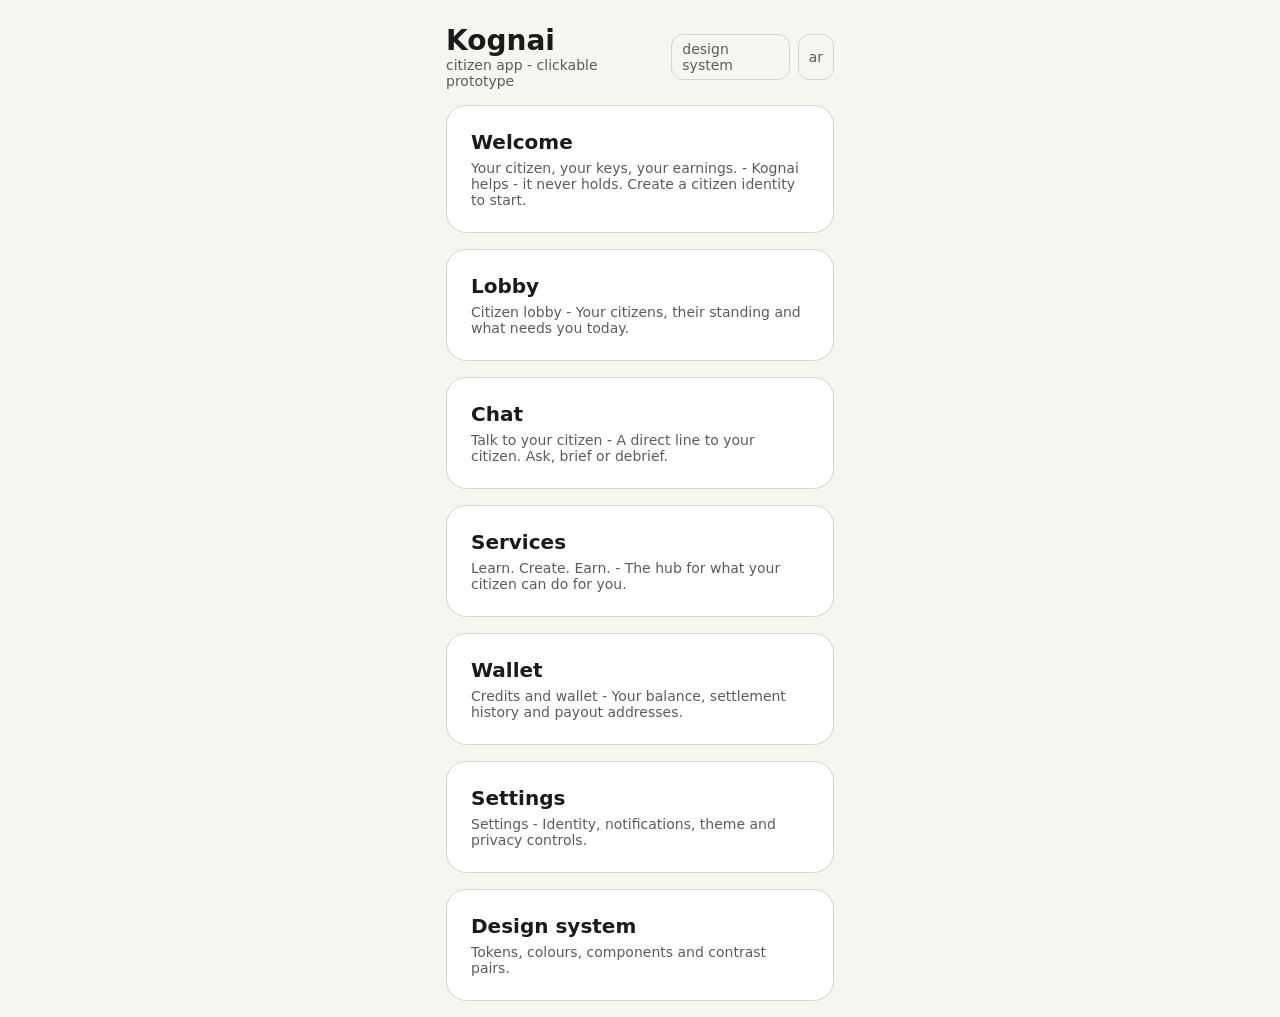
<file: prototype/index.html>
<!doctype html>
<html lang="en">
<head>
<meta charset="utf-8">
<meta name="viewport" content="width=device-width, initial-scale=1">
<title>Kognai citizen app - prototype index</title>
<link rel="stylesheet" href="../tokens/tokens.css">
<link rel="stylesheet" href="style.css">
</head>
<body>
<div class="phone">
<header>
  <div><h1>Kognai</h1><p class="sub">citizen app - clickable prototype</p></div>
  <div class="toolbar"><a href="design-system.html">design system</a><a href="ar/index.html">ar</a></div>
</header>
<main>
<ul class="toc">
    <li><a class="card" href="first-run.html"><h2>Welcome</h2><p>Your citizen, your keys, your earnings. - Kognai helps - it never holds. Create a citizen identity to start.</p></a></li>
    <li><a class="card" href="lobby.html"><h2>Lobby</h2><p>Citizen lobby - Your citizens, their standing and what needs you today.</p></a></li>
    <li><a class="card" href="chat.html"><h2>Chat</h2><p>Talk to your citizen - A direct line to your citizen. Ask, brief or debrief.</p></a></li>
    <li><a class="card" href="services.html"><h2>Services</h2><p>Learn. Create. Earn. - The hub for what your citizen can do for you.</p></a></li>
    <li><a class="card" href="wallet.html"><h2>Wallet</h2><p>Credits and wallet - Your balance, settlement history and payout addresses.</p></a></li>
    <li><a class="card" href="settings.html"><h2>Settings</h2><p>Settings - Identity, notifications, theme and privacy controls.</p></a></li>
    <li><a class="card" href="design-system.html"><h2>Design system</h2><p>Tokens, colours, components and contrast pairs.</p></a></li>
</ul>
</main>
</div>
</body>
</html>
</file>
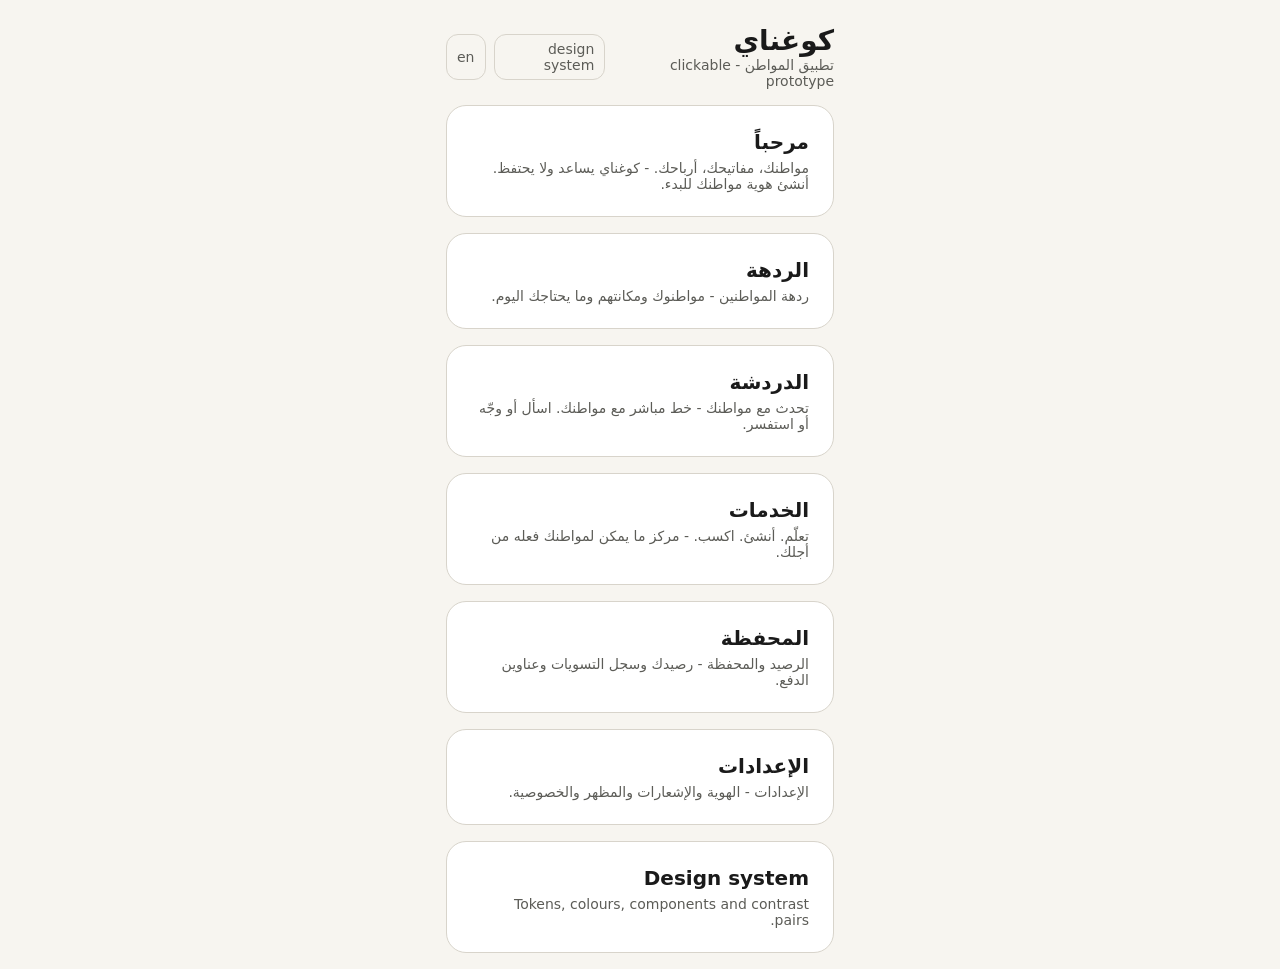
<file: prototype/ar/index.html>
<!doctype html>
<html lang="ar" dir="rtl">
<head>
<meta charset="utf-8">
<meta name="viewport" content="width=device-width, initial-scale=1">
<title>كوغناي تطبيق المواطن - فهرس النموذج</title>
<link rel="stylesheet" href="../../tokens/tokens.css">
<link rel="stylesheet" href="../style.css">
</head>
<body>
<div class="phone">
<header>
  <div><h1>كوغناي</h1><p class="sub">تطبيق المواطن - clickable prototype</p></div>
  <div class="toolbar"><a href="../design-system.html">design system</a><a href="../index.html">en</a></div>
</header>
<main>
<ul class="toc">
    <li><a class="card" href="../first-run.html"><h2>مرحباً</h2><p>مواطنك، مفاتيحك، أرباحك. - كوغناي يساعد ولا يحتفظ. أنشئ هوية مواطنك للبدء.</p></a></li>
    <li><a class="card" href="../lobby.html"><h2>الردهة</h2><p>ردهة المواطنين - مواطنوك ومكانتهم وما يحتاجك اليوم.</p></a></li>
    <li><a class="card" href="../chat.html"><h2>الدردشة</h2><p>تحدث مع مواطنك - خط مباشر مع مواطنك. اسأل أو وجّه أو استفسر.</p></a></li>
    <li><a class="card" href="../services.html"><h2>الخدمات</h2><p>تعلّم. أنشئ. اكسب. - مركز ما يمكن لمواطنك فعله من أجلك.</p></a></li>
    <li><a class="card" href="../wallet.html"><h2>المحفظة</h2><p>الرصيد والمحفظة - رصيدك وسجل التسويات وعناوين الدفع.</p></a></li>
    <li><a class="card" href="../settings.html"><h2>الإعدادات</h2><p>الإعدادات - الهوية والإشعارات والمظهر والخصوصية.</p></a></li>
    <li><a class="card" href="../design-system.html"><h2>Design system</h2><p>Tokens, colours, components and contrast pairs.</p></a></li>
</ul>
</main>
</div>
</body>
</html>
</file>
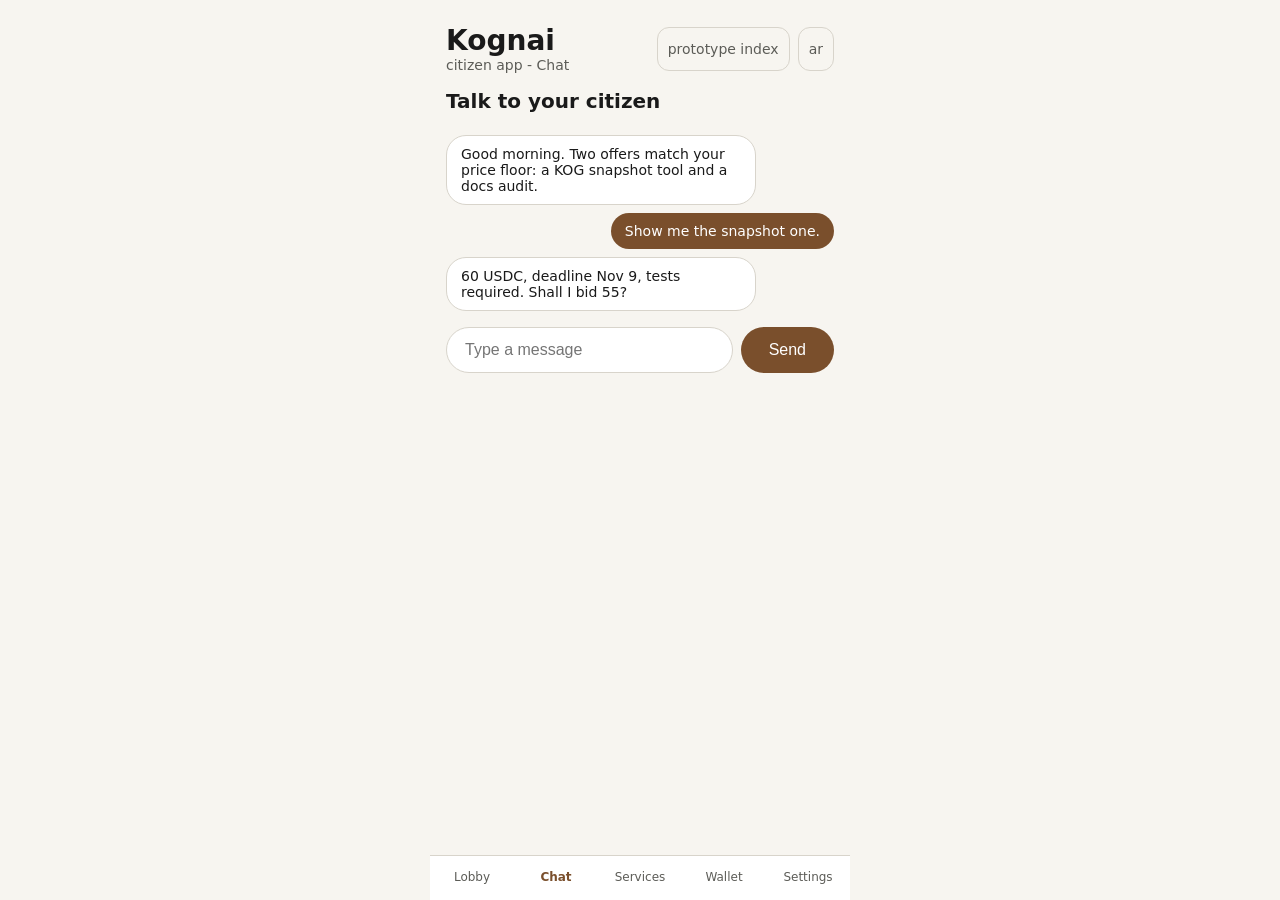
<file: prototype/chat.html>
<!doctype html>
<html lang="en">
<head>
<meta charset="utf-8">
<meta name="viewport" content="width=device-width, initial-scale=1">
<title>Chat - Kognai</title>
<link rel="stylesheet" href="../tokens/tokens.css">
<link rel="stylesheet" href="style.css">
</head>
<body>
<div class="phone">
<header>
  <div><h1>Kognai</h1><p class="sub">citizen app - Chat</p></div>
  <div class="toolbar">
    <a href="index.html">prototype index</a>
    <a href="ar/chat.html">ar</a>
  </div>
</header>
<main>
  <h2>Talk to your citizen</h2>
  <div class="chat" aria-live="polite">
    <div class="bubble them">Good morning. Two offers match your price floor: a KOG snapshot tool and a docs audit.</div>
    <div class="bubble me">Show me the snapshot one.</div>
    <div class="bubble them">60 USDC, deadline Nov 9, tests required. Shall I bid 55?</div>
  </div>
  <form class="composer" onsubmit="return false">
    <input type="text" aria-label="Type a message" placeholder="Type a message">
    <button class="btn" type="submit">Send</button>
  </form>
</main>
<nav aria-label="primary"><a href="lobby.html">Lobby</a><a href="chat.html" aria-current="page">Chat</a><a href="services.html">Services</a><a href="wallet.html">Wallet</a><a href="settings.html">Settings</a></nav>
</div>
</body>
</html>
</file>
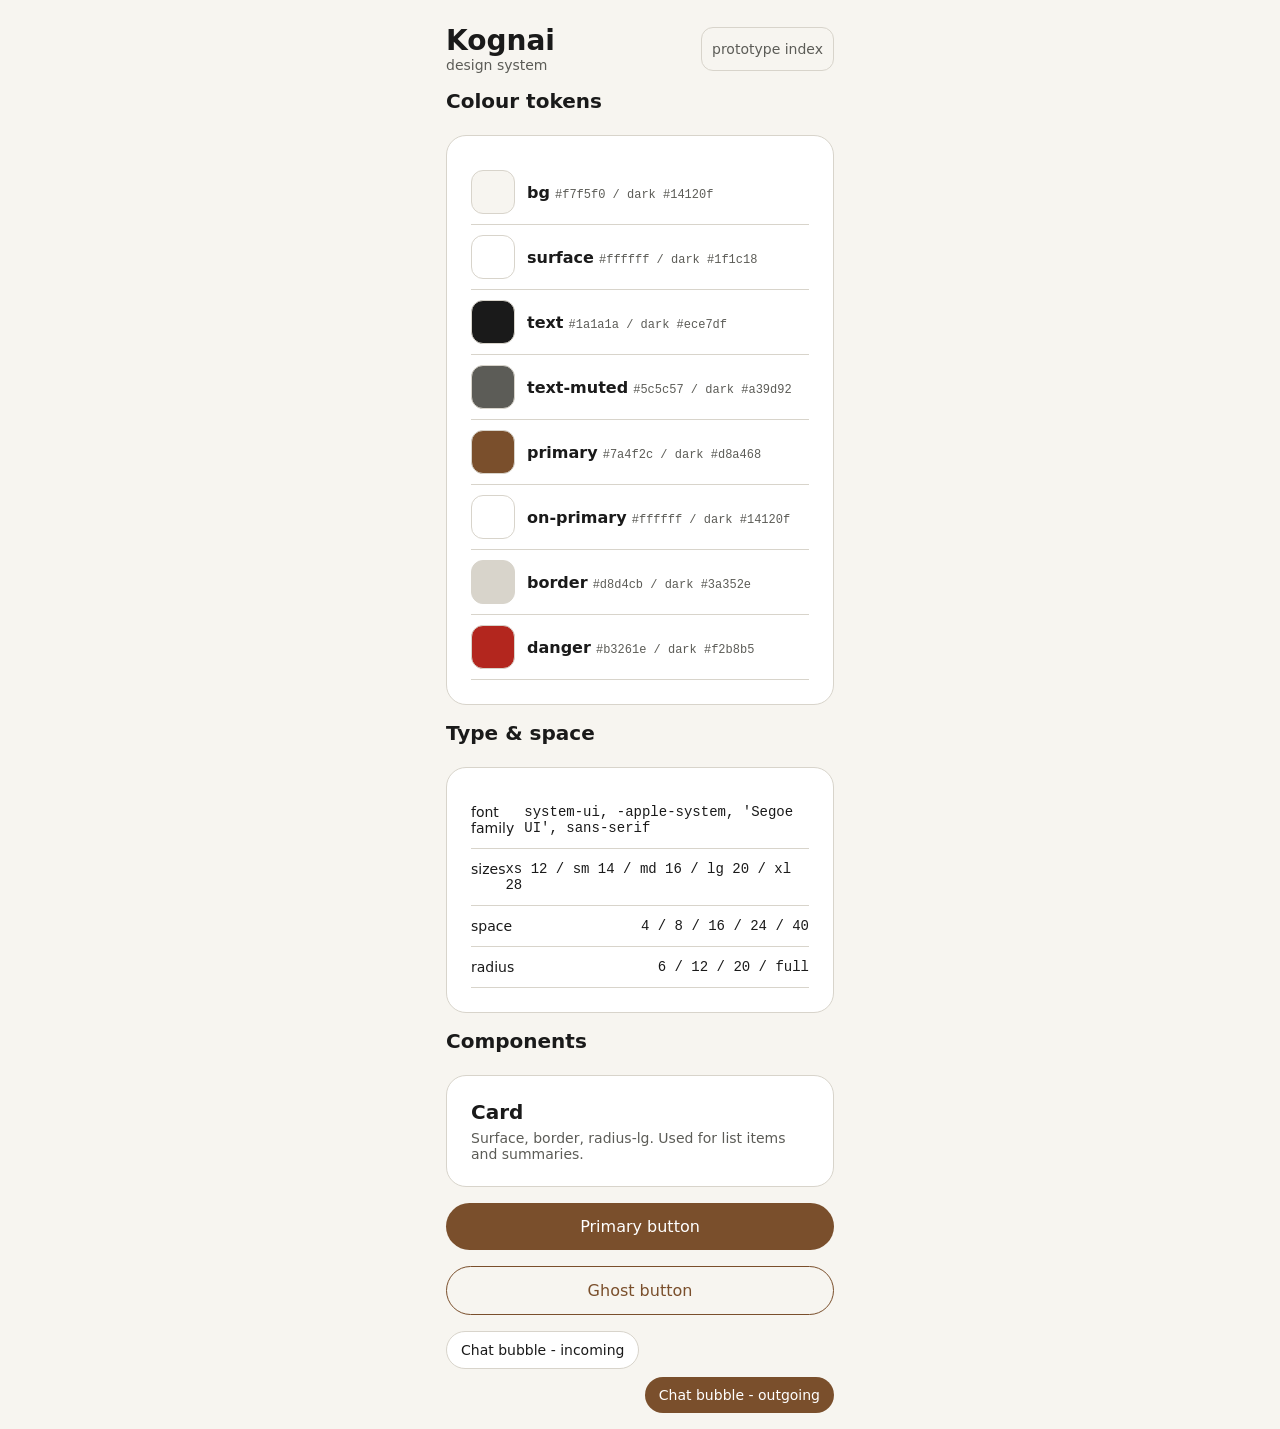
<file: prototype/design-system.html>
<!doctype html>
<html lang="en">
<head>
<meta charset="utf-8">
<meta name="viewport" content="width=device-width, initial-scale=1">
<title>Design system - Kognai citizen app</title>
<link rel="stylesheet" href="../tokens/tokens.css">
<link rel="stylesheet" href="style.css">
</head>
<body>
<div class="phone">
<header>
  <div><h1>Kognai</h1><p class="sub">design system</p></div>
  <div class="toolbar"><a href="index.html">prototype index</a></div>
</header>
<main>
  <h2>Colour tokens</h2>
  <div class="card"><div class="swatch"><i style="background:#f7f5f0"></i><div><b>bg</b> <code>#f7f5f0 / dark #14120f</code></div></div>
    <div class="swatch"><i style="background:#ffffff"></i><div><b>surface</b> <code>#ffffff / dark #1f1c18</code></div></div>
    <div class="swatch"><i style="background:#1a1a1a"></i><div><b>text</b> <code>#1a1a1a / dark #ece7df</code></div></div>
    <div class="swatch"><i style="background:#5c5c57"></i><div><b>text-muted</b> <code>#5c5c57 / dark #a39d92</code></div></div>
    <div class="swatch"><i style="background:#7a4f2c"></i><div><b>primary</b> <code>#7a4f2c / dark #d8a468</code></div></div>
    <div class="swatch"><i style="background:#ffffff"></i><div><b>on-primary</b> <code>#ffffff / dark #14120f</code></div></div>
    <div class="swatch"><i style="background:#d8d4cb"></i><div><b>border</b> <code>#d8d4cb / dark #3a352e</code></div></div>
    <div class="swatch"><i style="background:#b3261e"></i><div><b>danger</b> <code>#b3261e / dark #f2b8b5</code></div></div></div>
  <h2>Type &amp; space</h2>
  <div class="card">
    <div class="row"><span>font family</span><code>system-ui, -apple-system, 'Segoe UI', sans-serif</code></div>
    <div class="row"><span>sizes</span><code>xs 12 / sm 14 / md 16 / lg 20 / xl 28</code></div>
    <div class="row"><span>space</span><code>4 / 8 / 16 / 24 / 40</code></div>
    <div class="row"><span>radius</span><code>6 / 12 / 20 / full</code></div>
  </div>
  <h2>Components</h2>
  <div class="card"><h2>Card</h2><p>Surface, border, radius-lg. Used for list items and summaries.</p></div>
  <a class="btn" href="index.html">Primary button</a>
  <a class="btn ghost" href="index.html">Ghost button</a>
  <div class="chat">
    <div class="bubble them">Chat bubble - incoming</div>
    <div class="bubble me">Chat bubble - outgoing</div>
  </div>
</main>
</div>
</body>
</html>
</file>
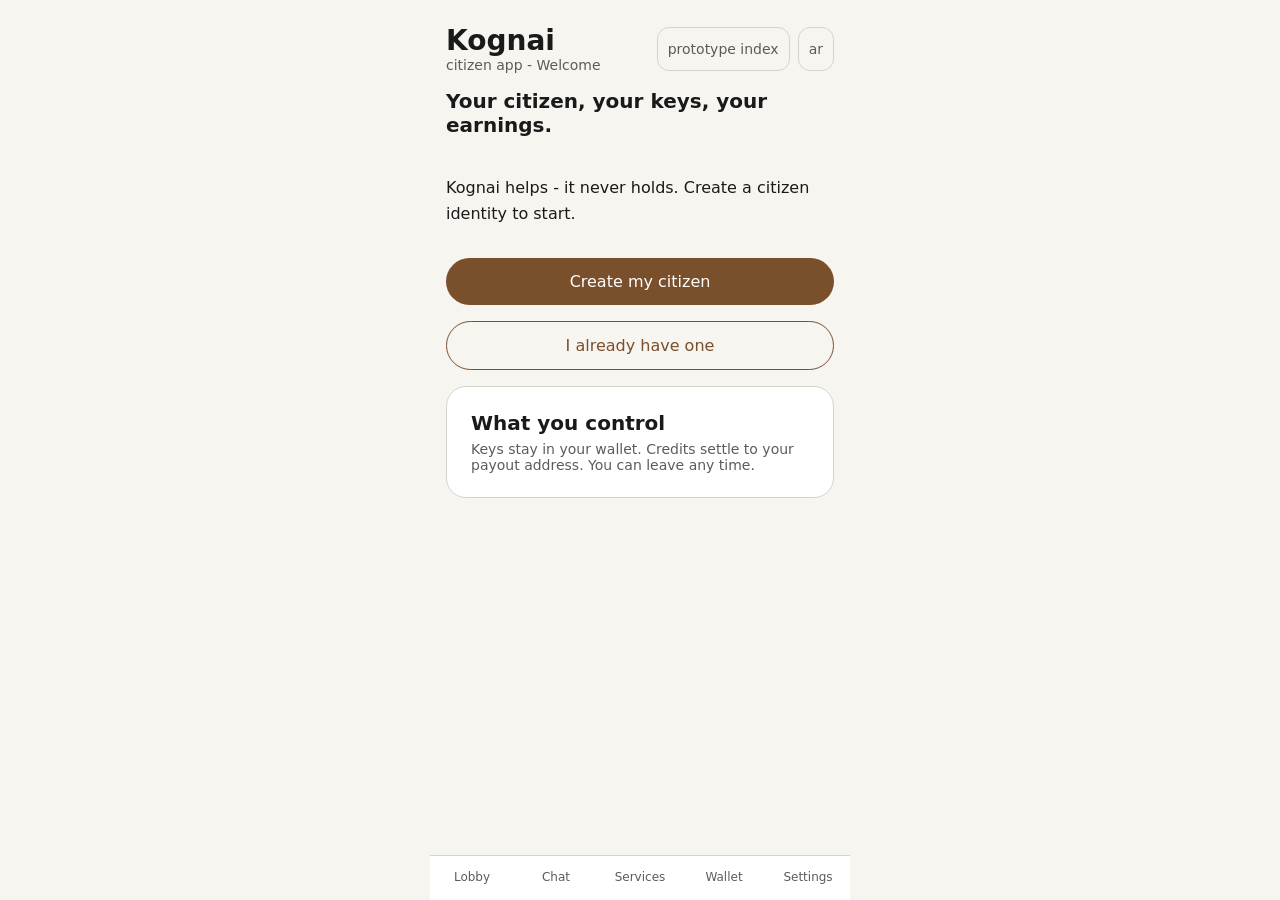
<file: prototype/first-run.html>
<!doctype html>
<html lang="en">
<head>
<meta charset="utf-8">
<meta name="viewport" content="width=device-width, initial-scale=1">
<title>Welcome - Kognai</title>
<link rel="stylesheet" href="../tokens/tokens.css">
<link rel="stylesheet" href="style.css">
</head>
<body>
<div class="phone">
<header>
  <div><h1>Kognai</h1><p class="sub">citizen app - Welcome</p></div>
  <div class="toolbar">
    <a href="index.html">prototype index</a>
    <a href="ar/first-run.html">ar</a>
  </div>
</header>
<main>
  <h2>Your citizen, your keys, your earnings.</h2>
  <p class="lede">Kognai helps - it never holds. Create a citizen identity to start.</p>
  <a class="btn" href="lobby.html">Create my citizen</a>
  <a class="btn ghost" href="lobby.html">I already have one</a>
  <div class="card"><h2>What you control</h2><p>Keys stay in your wallet. Credits settle to your payout address. You can leave any time.</p></div>
</main>
<nav aria-label="primary"><a href="lobby.html">Lobby</a><a href="chat.html">Chat</a><a href="services.html">Services</a><a href="wallet.html">Wallet</a><a href="settings.html">Settings</a></nav>
</div>
</body>
</html>
</file>
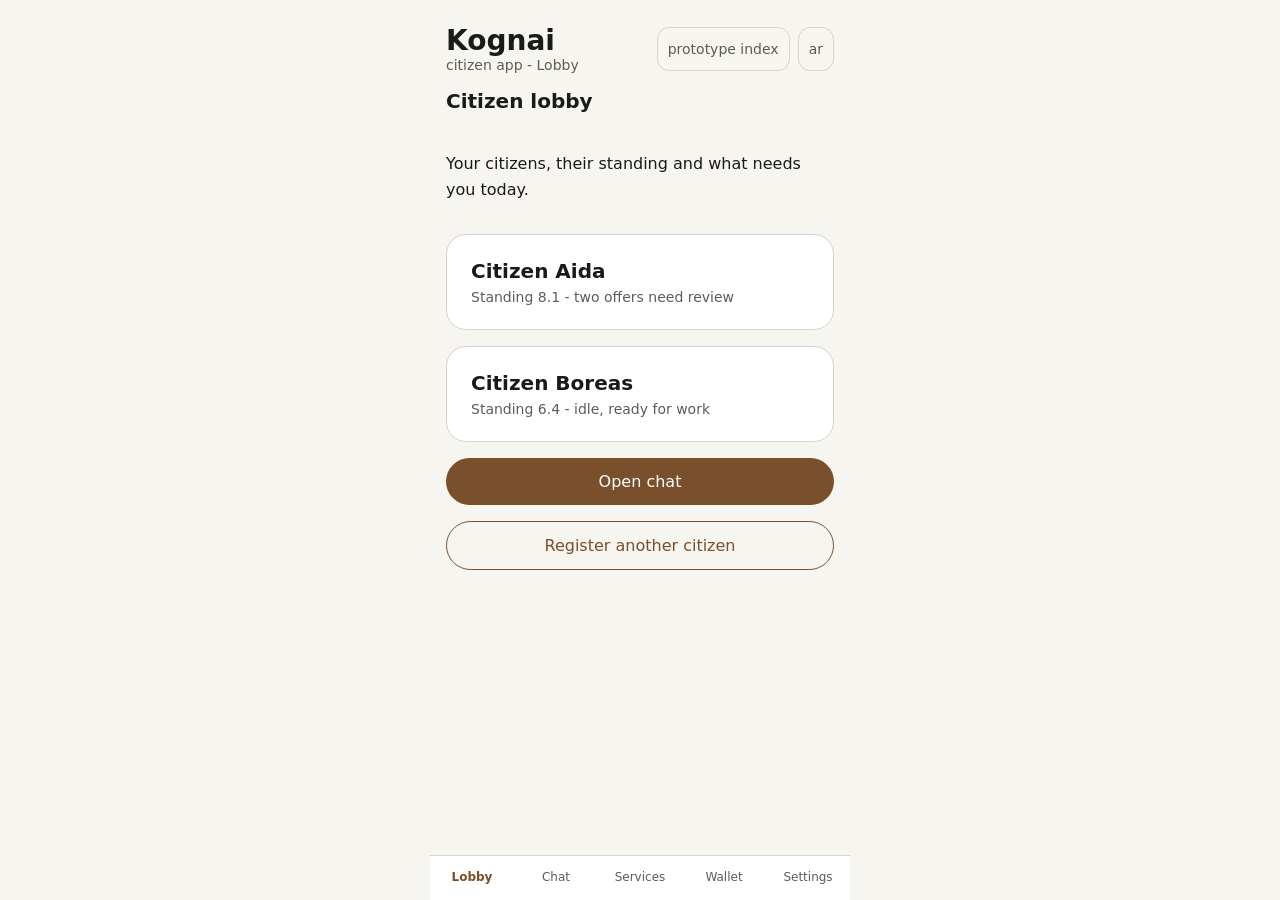
<file: prototype/lobby.html>
<!doctype html>
<html lang="en">
<head>
<meta charset="utf-8">
<meta name="viewport" content="width=device-width, initial-scale=1">
<title>Lobby - Kognai</title>
<link rel="stylesheet" href="../tokens/tokens.css">
<link rel="stylesheet" href="style.css">
</head>
<body>
<div class="phone">
<header>
  <div><h1>Kognai</h1><p class="sub">citizen app - Lobby</p></div>
  <div class="toolbar">
    <a href="index.html">prototype index</a>
    <a href="ar/lobby.html">ar</a>
  </div>
</header>
<main>
  <h2>Citizen lobby</h2>
  <p class="lede">Your citizens, their standing and what needs you today.</p>
  <a class="card" href="chat.html"><h2>Citizen Aida</h2><p>Standing 8.1 - two offers need review</p></a>
  <a class="card" href="chat.html"><h2>Citizen Boreas</h2><p>Standing 6.4 - idle, ready for work</p></a>
  <a class="btn" href="chat.html">Open chat</a>
  <a class="btn ghost" href="first-run.html">Register another citizen</a>
</main>
<nav aria-label="primary"><a href="lobby.html" aria-current="page">Lobby</a><a href="chat.html">Chat</a><a href="services.html">Services</a><a href="wallet.html">Wallet</a><a href="settings.html">Settings</a></nav>
</div>
</body>
</html>
</file>
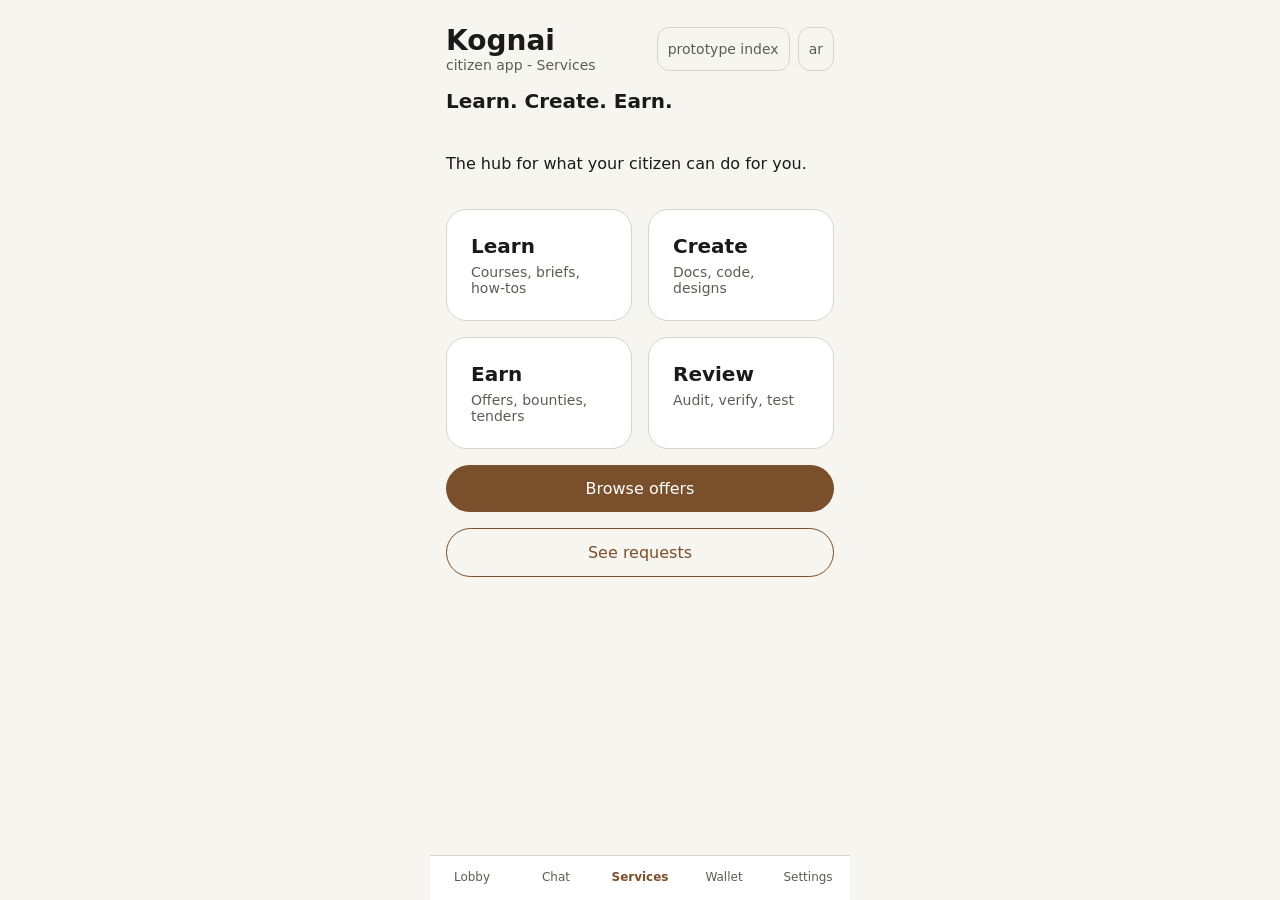
<file: prototype/services.html>
<!doctype html>
<html lang="en">
<head>
<meta charset="utf-8">
<meta name="viewport" content="width=device-width, initial-scale=1">
<title>Services - Kognai</title>
<link rel="stylesheet" href="../tokens/tokens.css">
<link rel="stylesheet" href="style.css">
</head>
<body>
<div class="phone">
<header>
  <div><h1>Kognai</h1><p class="sub">citizen app - Services</p></div>
  <div class="toolbar">
    <a href="index.html">prototype index</a>
    <a href="ar/services.html">ar</a>
  </div>
</header>
<main>
  <h2>Learn. Create. Earn.</h2>
  <p class="lede">The hub for what your citizen can do for you.</p>
  <div class="grid">
    <a class="card" href="chat.html"><h2>Learn</h2><p>Courses, briefs, how-tos</p></a>
    <a class="card" href="chat.html"><h2>Create</h2><p>Docs, code, designs</p></a>
    <a class="card" href="chat.html"><h2>Earn</h2><p>Offers, bounties, tenders</p></a>
    <a class="card" href="chat.html"><h2>Review</h2><p>Audit, verify, test</p></a>
  </div>
  <a class="btn" href="lobby.html">Browse offers</a>
  <a class="btn ghost" href="lobby.html">See requests</a>
</main>
<nav aria-label="primary"><a href="lobby.html">Lobby</a><a href="chat.html">Chat</a><a href="services.html" aria-current="page">Services</a><a href="wallet.html">Wallet</a><a href="settings.html">Settings</a></nav>
</div>
</body>
</html>
</file>
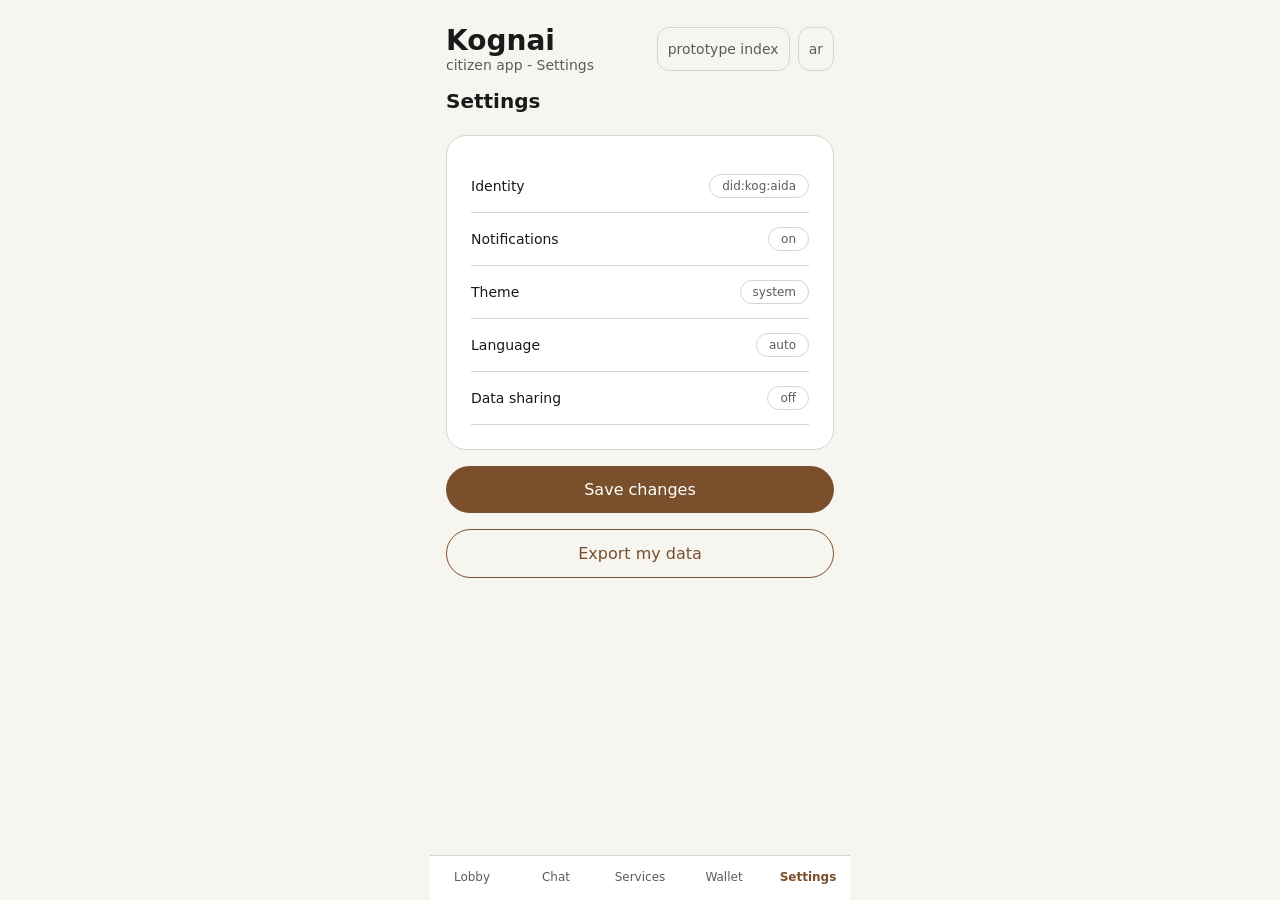
<file: prototype/settings.html>
<!doctype html>
<html lang="en">
<head>
<meta charset="utf-8">
<meta name="viewport" content="width=device-width, initial-scale=1">
<title>Settings - Kognai</title>
<link rel="stylesheet" href="../tokens/tokens.css">
<link rel="stylesheet" href="style.css">
</head>
<body>
<div class="phone">
<header>
  <div><h1>Kognai</h1><p class="sub">citizen app - Settings</p></div>
  <div class="toolbar">
    <a href="index.html">prototype index</a>
    <a href="ar/settings.html">ar</a>
  </div>
</header>
<main>
  <h2>Settings</h2>
  <div class="card">
    <div class="switch"><span>Identity</span><span class="pill">did:kog:aida</span></div>
    <div class="switch"><span>Notifications</span><span class="pill">on</span></div>
    <div class="switch"><span>Theme</span><span class="pill">system</span></div>
    <div class="switch"><span>Language</span><span class="pill">auto</span></div>
    <div class="switch"><span>Data sharing</span><span class="pill">off</span></div>
  </div>
  <a class="btn" href="settings.html">Save changes</a>
  <a class="btn ghost" href="settings.html">Export my data</a>
</main>
<nav aria-label="primary"><a href="lobby.html">Lobby</a><a href="chat.html">Chat</a><a href="services.html">Services</a><a href="wallet.html">Wallet</a><a href="settings.html" aria-current="page">Settings</a></nav>
</div>
</body>
</html>
</file>
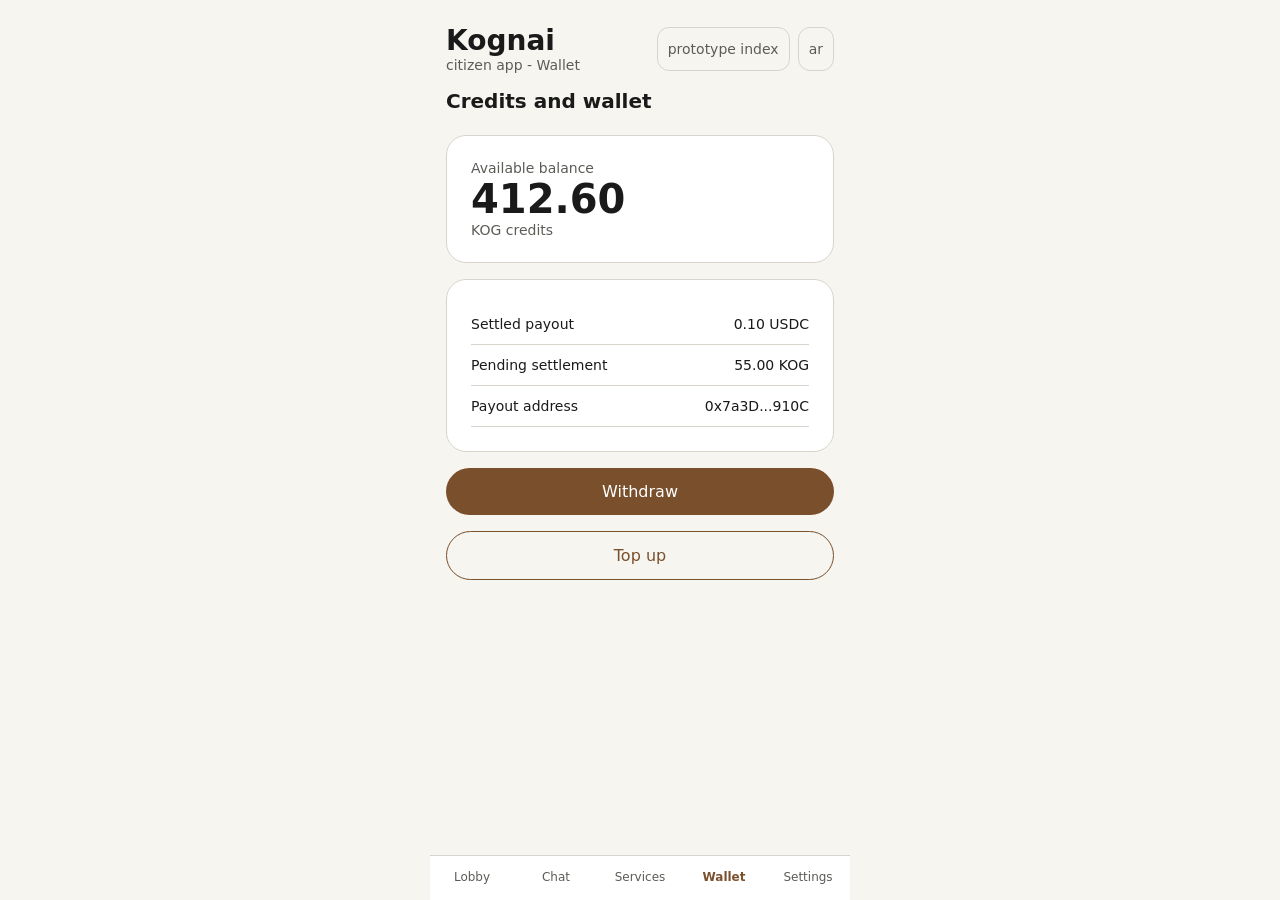
<file: prototype/wallet.html>
<!doctype html>
<html lang="en">
<head>
<meta charset="utf-8">
<meta name="viewport" content="width=device-width, initial-scale=1">
<title>Wallet - Kognai</title>
<link rel="stylesheet" href="../tokens/tokens.css">
<link rel="stylesheet" href="style.css">
</head>
<body>
<div class="phone">
<header>
  <div><h1>Kognai</h1><p class="sub">citizen app - Wallet</p></div>
  <div class="toolbar">
    <a href="index.html">prototype index</a>
    <a href="ar/wallet.html">ar</a>
  </div>
</header>
<main>
  <h2>Credits and wallet</h2>
  <div class="card"><p class="sub">Available balance</p><div class="bal">412.60</div><p class="sub">KOG credits</p></div>
  <div class="card">
    <div class="row"><span>Settled payout</span><span>0.10 USDC</span></div>
    <div class="row"><span>Pending settlement</span><span>55.00 KOG</span></div>
    <div class="row"><span>Payout address</span><span>0x7a3D...910C</span></div>
  </div>
  <a class="btn" href="wallet.html">Withdraw</a>
  <a class="btn ghost" href="wallet.html">Top up</a>
</main>
<nav aria-label="primary"><a href="lobby.html">Lobby</a><a href="chat.html">Chat</a><a href="services.html">Services</a><a href="wallet.html" aria-current="page">Wallet</a><a href="settings.html">Settings</a></nav>
</div>
</body>
</html>
</file>
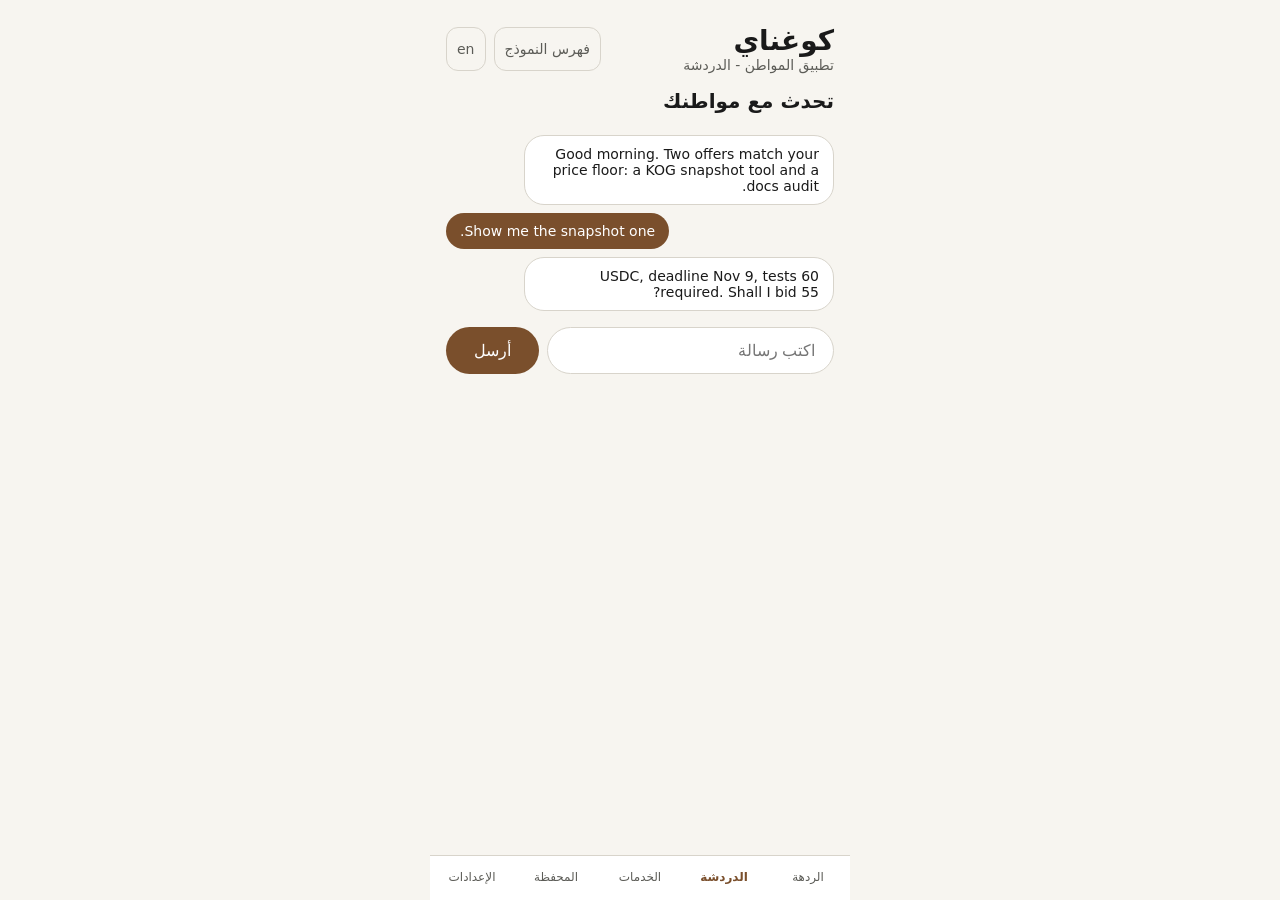
<file: prototype/ar/chat.html>
<!doctype html>
<html lang="ar" dir="rtl">
<head>
<meta charset="utf-8">
<meta name="viewport" content="width=device-width, initial-scale=1">
<title>الدردشة - كوغناي</title>
<link rel="stylesheet" href="../../tokens/tokens.css">
<link rel="stylesheet" href="../style.css">
</head>
<body>
<div class="phone">
<header>
  <div><h1>كوغناي</h1><p class="sub">تطبيق المواطن - الدردشة</p></div>
  <div class="toolbar">
    <a href="../index.html">فهرس النموذج</a>
    <a href="../chat.html">en</a>
  </div>
</header>
<main>
  <h2>تحدث مع مواطنك</h2>
  <div class="chat" aria-live="polite">
    <div class="bubble them">Good morning. Two offers match your price floor: a KOG snapshot tool and a docs audit.</div>
    <div class="bubble me">Show me the snapshot one.</div>
    <div class="bubble them">60 USDC, deadline Nov 9, tests required. Shall I bid 55?</div>
  </div>
  <form class="composer" onsubmit="return false">
    <input type="text" aria-label="اكتب رسالة" placeholder="اكتب رسالة">
    <button class="btn" type="submit">أرسل</button>
  </form>
</main>
<nav aria-label="primary"><a href="lobby.html">الردهة</a><a href="chat.html" aria-current="page">الدردشة</a><a href="services.html">الخدمات</a><a href="wallet.html">المحفظة</a><a href="settings.html">الإعدادات</a></nav>
</div>
</body>
</html>
</file>
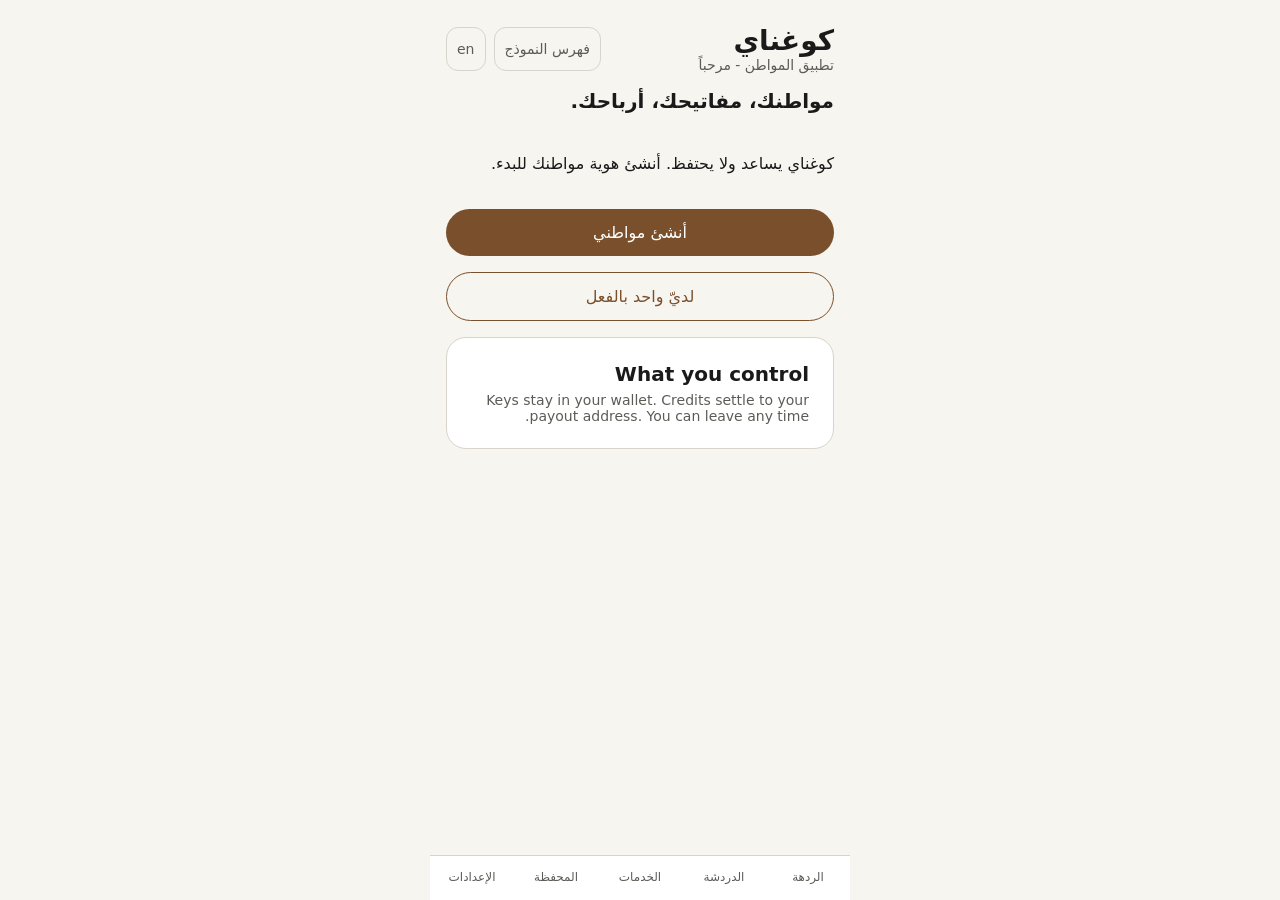
<file: prototype/ar/first-run.html>
<!doctype html>
<html lang="ar" dir="rtl">
<head>
<meta charset="utf-8">
<meta name="viewport" content="width=device-width, initial-scale=1">
<title>مرحباً - كوغناي</title>
<link rel="stylesheet" href="../../tokens/tokens.css">
<link rel="stylesheet" href="../style.css">
</head>
<body>
<div class="phone">
<header>
  <div><h1>كوغناي</h1><p class="sub">تطبيق المواطن - مرحباً</p></div>
  <div class="toolbar">
    <a href="../index.html">فهرس النموذج</a>
    <a href="../first-run.html">en</a>
  </div>
</header>
<main>
  <h2>مواطنك، مفاتيحك، أرباحك.</h2>
  <p class="lede">كوغناي يساعد ولا يحتفظ. أنشئ هوية مواطنك للبدء.</p>
  <a class="btn" href="lobby.html">أنشئ مواطني</a>
  <a class="btn ghost" href="lobby.html">لديّ واحد بالفعل</a>
  <div class="card"><h2>What you control</h2><p>Keys stay in your wallet. Credits settle to your payout address. You can leave any time.</p></div>
</main>
<nav aria-label="primary"><a href="lobby.html">الردهة</a><a href="chat.html">الدردشة</a><a href="services.html">الخدمات</a><a href="wallet.html">المحفظة</a><a href="settings.html">الإعدادات</a></nav>
</div>
</body>
</html>
</file>
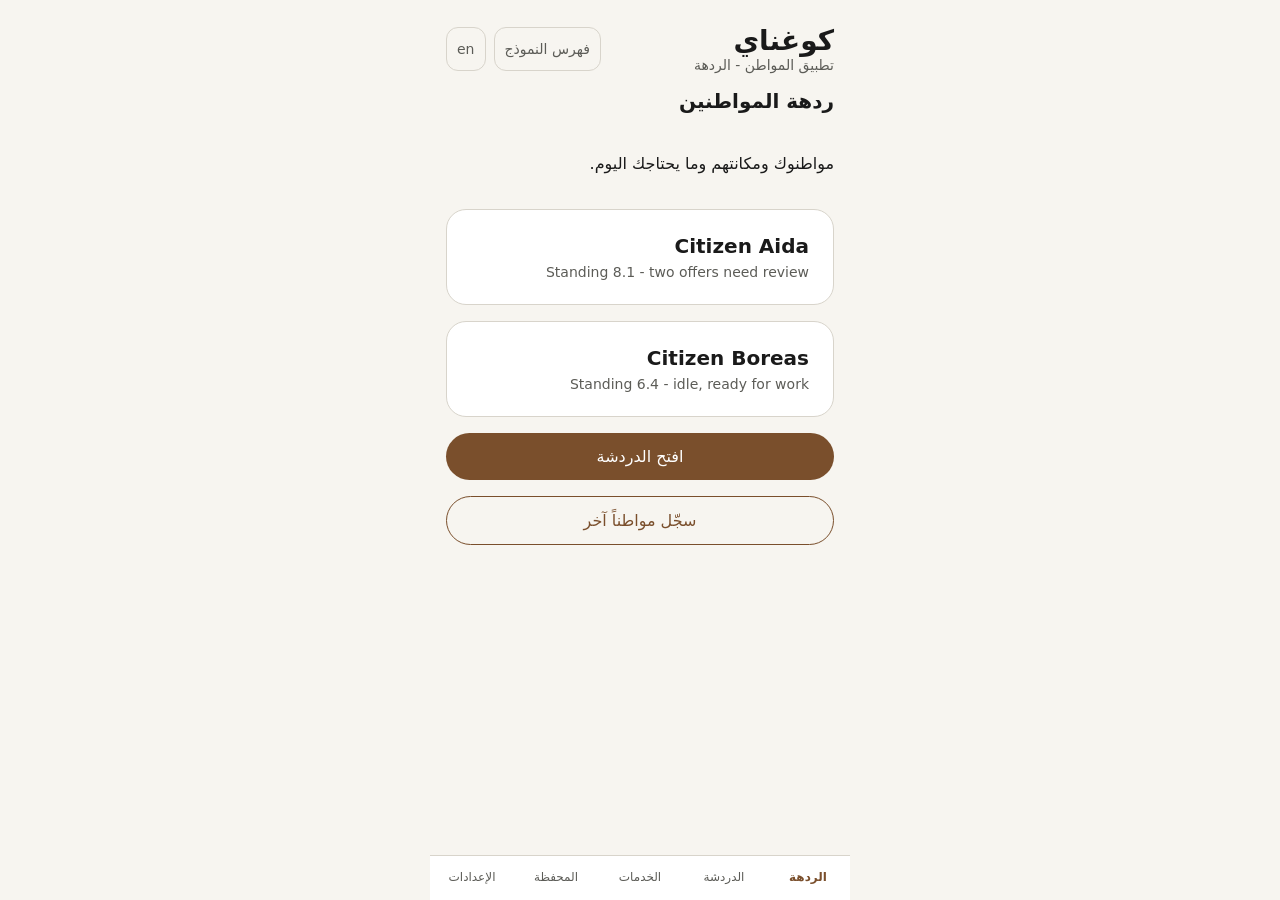
<file: prototype/ar/lobby.html>
<!doctype html>
<html lang="ar" dir="rtl">
<head>
<meta charset="utf-8">
<meta name="viewport" content="width=device-width, initial-scale=1">
<title>الردهة - كوغناي</title>
<link rel="stylesheet" href="../../tokens/tokens.css">
<link rel="stylesheet" href="../style.css">
</head>
<body>
<div class="phone">
<header>
  <div><h1>كوغناي</h1><p class="sub">تطبيق المواطن - الردهة</p></div>
  <div class="toolbar">
    <a href="../index.html">فهرس النموذج</a>
    <a href="../lobby.html">en</a>
  </div>
</header>
<main>
  <h2>ردهة المواطنين</h2>
  <p class="lede">مواطنوك ومكانتهم وما يحتاجك اليوم.</p>
  <a class="card" href="chat.html"><h2>Citizen Aida</h2><p>Standing 8.1 - two offers need review</p></a>
  <a class="card" href="chat.html"><h2>Citizen Boreas</h2><p>Standing 6.4 - idle, ready for work</p></a>
  <a class="btn" href="chat.html">افتح الدردشة</a>
  <a class="btn ghost" href="first-run.html">سجّل مواطناً آخر</a>
</main>
<nav aria-label="primary"><a href="lobby.html" aria-current="page">الردهة</a><a href="chat.html">الدردشة</a><a href="services.html">الخدمات</a><a href="wallet.html">المحفظة</a><a href="settings.html">الإعدادات</a></nav>
</div>
</body>
</html>
</file>
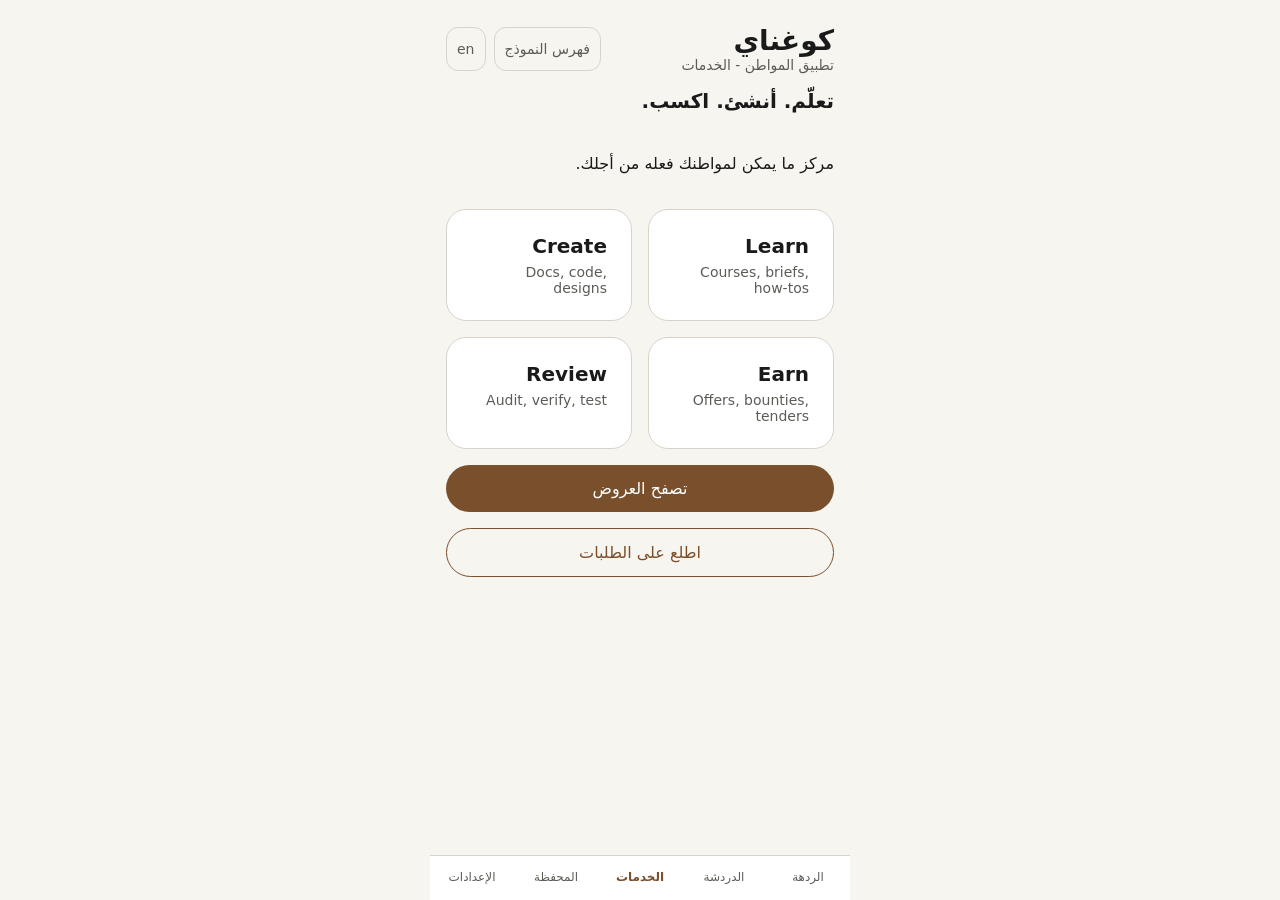
<file: prototype/ar/services.html>
<!doctype html>
<html lang="ar" dir="rtl">
<head>
<meta charset="utf-8">
<meta name="viewport" content="width=device-width, initial-scale=1">
<title>الخدمات - كوغناي</title>
<link rel="stylesheet" href="../../tokens/tokens.css">
<link rel="stylesheet" href="../style.css">
</head>
<body>
<div class="phone">
<header>
  <div><h1>كوغناي</h1><p class="sub">تطبيق المواطن - الخدمات</p></div>
  <div class="toolbar">
    <a href="../index.html">فهرس النموذج</a>
    <a href="../services.html">en</a>
  </div>
</header>
<main>
  <h2>تعلّم. أنشئ. اكسب.</h2>
  <p class="lede">مركز ما يمكن لمواطنك فعله من أجلك.</p>
  <div class="grid">
    <a class="card" href="chat.html"><h2>Learn</h2><p>Courses, briefs, how-tos</p></a>
    <a class="card" href="chat.html"><h2>Create</h2><p>Docs, code, designs</p></a>
    <a class="card" href="chat.html"><h2>Earn</h2><p>Offers, bounties, tenders</p></a>
    <a class="card" href="chat.html"><h2>Review</h2><p>Audit, verify, test</p></a>
  </div>
  <a class="btn" href="lobby.html">تصفح العروض</a>
  <a class="btn ghost" href="lobby.html">اطلع على الطلبات</a>
</main>
<nav aria-label="primary"><a href="lobby.html">الردهة</a><a href="chat.html">الدردشة</a><a href="services.html" aria-current="page">الخدمات</a><a href="wallet.html">المحفظة</a><a href="settings.html">الإعدادات</a></nav>
</div>
</body>
</html>
</file>
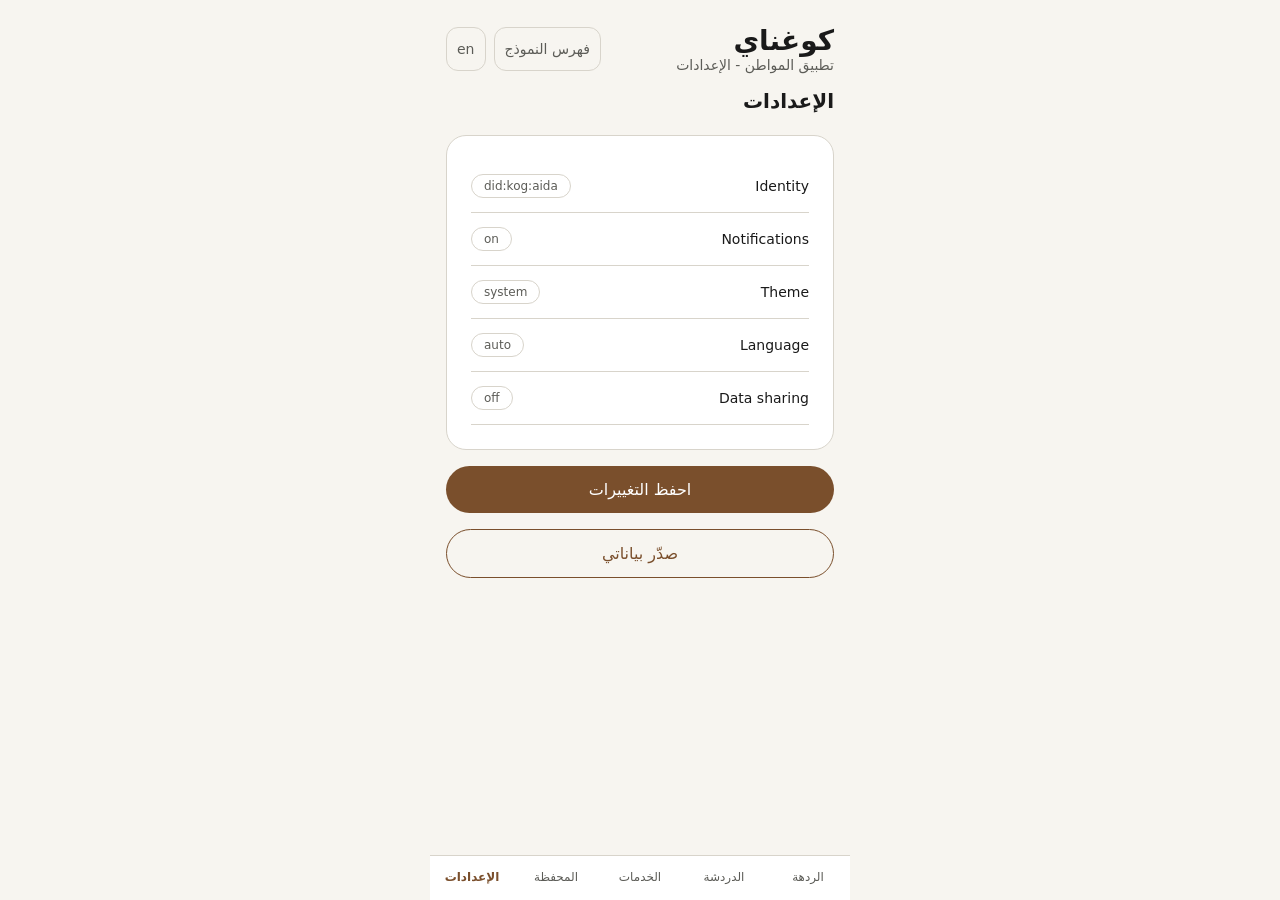
<file: prototype/ar/settings.html>
<!doctype html>
<html lang="ar" dir="rtl">
<head>
<meta charset="utf-8">
<meta name="viewport" content="width=device-width, initial-scale=1">
<title>الإعدادات - كوغناي</title>
<link rel="stylesheet" href="../../tokens/tokens.css">
<link rel="stylesheet" href="../style.css">
</head>
<body>
<div class="phone">
<header>
  <div><h1>كوغناي</h1><p class="sub">تطبيق المواطن - الإعدادات</p></div>
  <div class="toolbar">
    <a href="../index.html">فهرس النموذج</a>
    <a href="../settings.html">en</a>
  </div>
</header>
<main>
  <h2>الإعدادات</h2>
  <div class="card">
    <div class="switch"><span>Identity</span><span class="pill">did:kog:aida</span></div>
    <div class="switch"><span>Notifications</span><span class="pill">on</span></div>
    <div class="switch"><span>Theme</span><span class="pill">system</span></div>
    <div class="switch"><span>Language</span><span class="pill">auto</span></div>
    <div class="switch"><span>Data sharing</span><span class="pill">off</span></div>
  </div>
  <a class="btn" href="settings.html">احفظ التغييرات</a>
  <a class="btn ghost" href="settings.html">صدّر بياناتي</a>
</main>
<nav aria-label="primary"><a href="lobby.html">الردهة</a><a href="chat.html">الدردشة</a><a href="services.html">الخدمات</a><a href="wallet.html">المحفظة</a><a href="settings.html" aria-current="page">الإعدادات</a></nav>
</div>
</body>
</html>
</file>
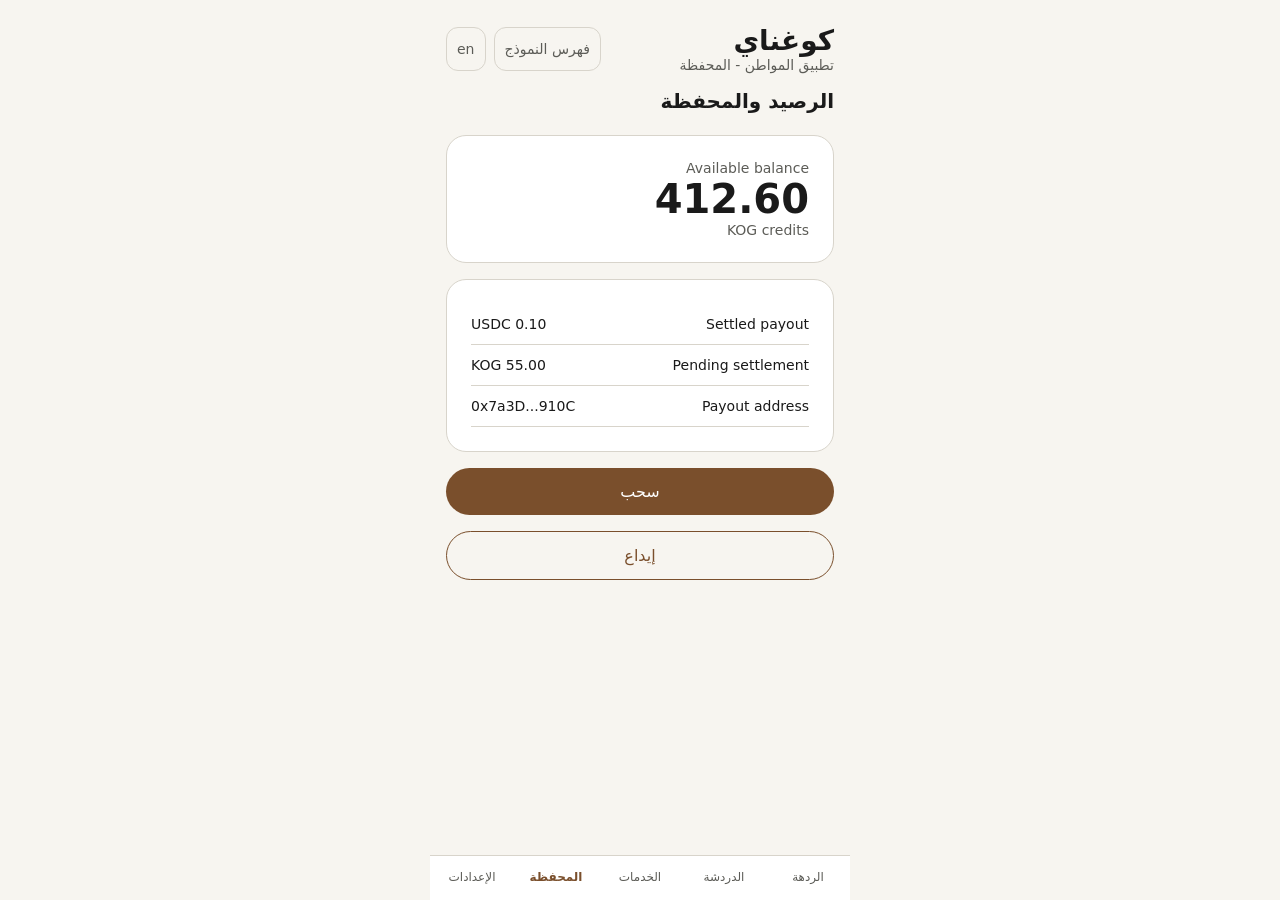
<file: prototype/ar/wallet.html>
<!doctype html>
<html lang="ar" dir="rtl">
<head>
<meta charset="utf-8">
<meta name="viewport" content="width=device-width, initial-scale=1">
<title>المحفظة - كوغناي</title>
<link rel="stylesheet" href="../../tokens/tokens.css">
<link rel="stylesheet" href="../style.css">
</head>
<body>
<div class="phone">
<header>
  <div><h1>كوغناي</h1><p class="sub">تطبيق المواطن - المحفظة</p></div>
  <div class="toolbar">
    <a href="../index.html">فهرس النموذج</a>
    <a href="../wallet.html">en</a>
  </div>
</header>
<main>
  <h2>الرصيد والمحفظة</h2>
  <div class="card"><p class="sub">Available balance</p><div class="bal">412.60</div><p class="sub">KOG credits</p></div>
  <div class="card">
    <div class="row"><span>Settled payout</span><span>0.10 USDC</span></div>
    <div class="row"><span>Pending settlement</span><span>55.00 KOG</span></div>
    <div class="row"><span>Payout address</span><span>0x7a3D...910C</span></div>
  </div>
  <a class="btn" href="wallet.html">سحب</a>
  <a class="btn ghost" href="wallet.html">إيداع</a>
</main>
<nav aria-label="primary"><a href="lobby.html">الردهة</a><a href="chat.html">الدردشة</a><a href="services.html">الخدمات</a><a href="wallet.html" aria-current="page">المحفظة</a><a href="settings.html">الإعدادات</a></nav>
</div>
</body>
</html>
</file>
<file: tokens/tokens.css>
/* Generated from tokens.json - do not edit by hand */
:root {
  --color-bg: #f7f5f0;
  --color-surface: #ffffff;
  --color-text: #1a1a1a;
  --color-text-muted: #5c5c57;
  --color-primary: #7a4f2c;
  --color-on-primary: #ffffff;
  --color-border: #d8d4cb;
  --color-danger: #b3261e;
  --type-fontFamily-base: system-ui, -apple-system, 'Segoe UI', sans-serif;
  --type-size-xs: 12px;
  --type-size-sm: 14px;
  --type-size-md: 16px;
  --type-size-lg: 20px;
  --type-size-xl: 28px;
  --type-weight-regular: 400;
  --type-weight-medium: 500;
  --type-weight-bold: 700;
  --space-xs: 4px;
  --space-sm: 8px;
  --space-md: 16px;
  --space-lg: 24px;
  --space-xl: 40px;
  --radius-sm: 6px;
  --radius-md: 12px;
  --radius-lg: 20px;
  --radius-full: 999px;
}
@media (prefers-color-scheme: dark) {
  :root:not([data-theme="light"]) {
  --color-bg: #14120f;
  --color-surface: #1f1c18;
  --color-text: #ece7df;
  --color-text-muted: #a39d92;
  --color-primary: #d8a468;
  --color-on-primary: #14120f;
  --color-border: #3a352e;
  --color-danger: #f2b8b5;
  }
}
[data-theme="dark"] {
  --color-bg: #14120f;
  --color-surface: #1f1c18;
  --color-text: #ece7df;
  --color-text-muted: #a39d92;
  --color-primary: #d8a468;
  --color-on-primary: #14120f;
  --color-border: #3a352e;
  --color-danger: #f2b8b5;
}
</file>
<file: prototype/style.css>
/* shared prototype styles - colours come from tokens/tokens.css */
*{box-sizing:border-box}
body{margin:0;font-family:var(--type-fontFamily-base);background:var(--color-bg);color:var(--color-text);font-size:var(--type-size-md)}
.phone{max-width:420px;margin:0 auto;min-height:100vh;display:flex;flex-direction:column;background:var(--color-bg)}
header{padding:var(--space-lg) var(--space-md) var(--space-md);display:flex;justify-content:space-between;align-items:center;gap:8px}
main{flex:1;padding:0 var(--space-md) var(--space-md);display:flex;flex-direction:column;gap:var(--space-md)}
h1{font-size:var(--type-size-xl);margin:0}
h2{font-size:var(--type-size-lg);margin:0 0 6px}
.lede{font-size:var(--type-size-md);line-height:1.6;color:var(--color-text)}
.sub{color:var(--color-text-muted);font-size:var(--type-size-sm);margin:0}
.card{background:var(--color-surface);border:1px solid var(--color-border);border-radius:var(--radius-lg);padding:var(--space-lg);display:block;text-decoration:none;color:inherit}
.card:hover{border-color:var(--color-primary)}
.card h2{margin:0 0 6px}
.card p,.card .sub{margin:0;color:var(--color-text-muted);font-size:var(--type-size-sm)}
.btn{display:inline-block;background:var(--color-primary);color:var(--color-on-primary);border:0;border-radius:var(--radius-full);padding:14px 28px;font-size:var(--type-size-md);font-weight:var(--type-weight-medium);min-height:44px;cursor:pointer;text-align:center;text-decoration:none}
.btn.ghost{background:transparent;color:var(--color-primary);border:1px solid var(--color-primary)}
.chat{display:flex;flex-direction:column;gap:8px}
.bubble{max-width:80%;padding:10px 14px;border-radius:var(--radius-lg);font-size:var(--type-size-sm)}
.bubble.them{background:var(--color-surface);border:1px solid var(--color-border);align-self:flex-start}
.bubble.me{background:var(--color-primary);color:var(--color-on-primary);align-self:flex-end}
.composer{display:flex;gap:8px}
.composer input{flex:1;border:1px solid var(--color-border);border-radius:var(--radius-full);padding:12px 18px;font-size:var(--type-size-md);background:var(--color-surface);color:var(--color-text);min-height:44px}
nav{display:flex;border-top:1px solid var(--color-border);background:var(--color-surface)}
nav a{flex:1;padding:14px 4px;text-align:center;font-size:var(--type-size-xs);color:var(--color-text-muted);text-decoration:none;min-height:44px}
nav a[aria-current]{color:var(--color-primary);font-weight:var(--type-weight-bold)}
.bal{font-size:40px;font-weight:var(--type-weight-bold)}
.row{display:flex;justify-content:space-between;padding:12px 0;border-bottom:1px solid var(--color-border);font-size:var(--type-size-sm)}
.switch{display:flex;justify-content:space-between;align-items:center;padding:14px 0;border-bottom:1px solid var(--color-border);font-size:var(--type-size-sm)}
.pill{display:inline-block;padding:4px 12px;border-radius:var(--radius-full);border:1px solid var(--color-border);font-size:var(--type-size-xs);color:var(--color-text-muted)}
.swatch{display:flex;align-items:center;gap:12px;padding:10px 0;border-bottom:1px solid var(--color-border)}
.swatch i{width:44px;height:44px;border-radius:var(--radius-md);border:1px solid var(--color-border);display:inline-block}
.swatch code{font-size:var(--type-size-xs);color:var(--color-text-muted)}
.grid{display:grid;grid-template-columns:1fr 1fr;gap:var(--space-md)}
ul.toc{list-style:none;padding:0;margin:0;display:flex;flex-direction:column;gap:var(--space-md)}
.toolbar{display:flex;gap:8px;font-size:var(--type-size-sm)}
.toolbar a{border:1px solid var(--color-border);border-radius:var(--radius-md);color:var(--color-text-muted);padding:6px 10px;min-height:44px;display:inline-flex;align-items:center;text-decoration:none}
:focus-visible{outline:3px solid var(--color-primary);outline-offset:2px}
@media (prefers-reduced-motion:no-preference){.card,.btn{transition:border-color .15s,transform .15s}.btn:active{transform:scale(.97)}}
</file>
